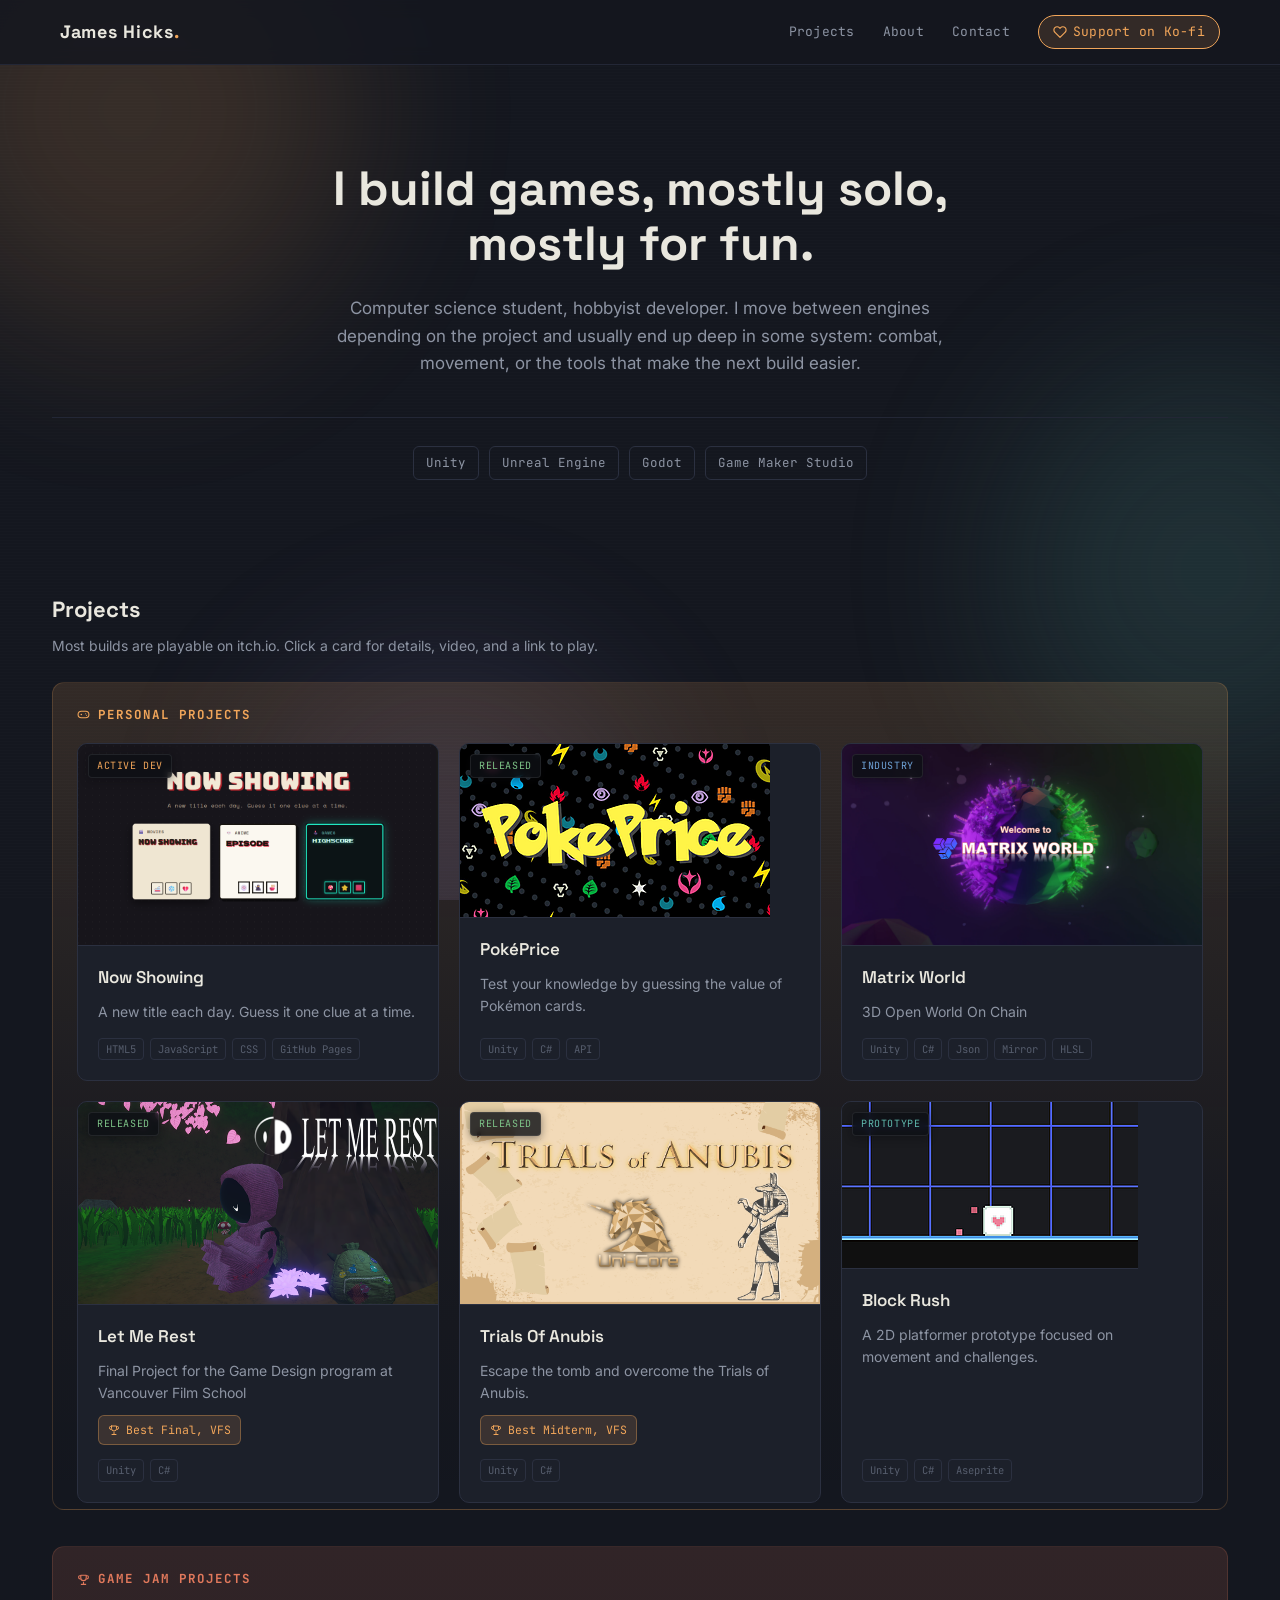
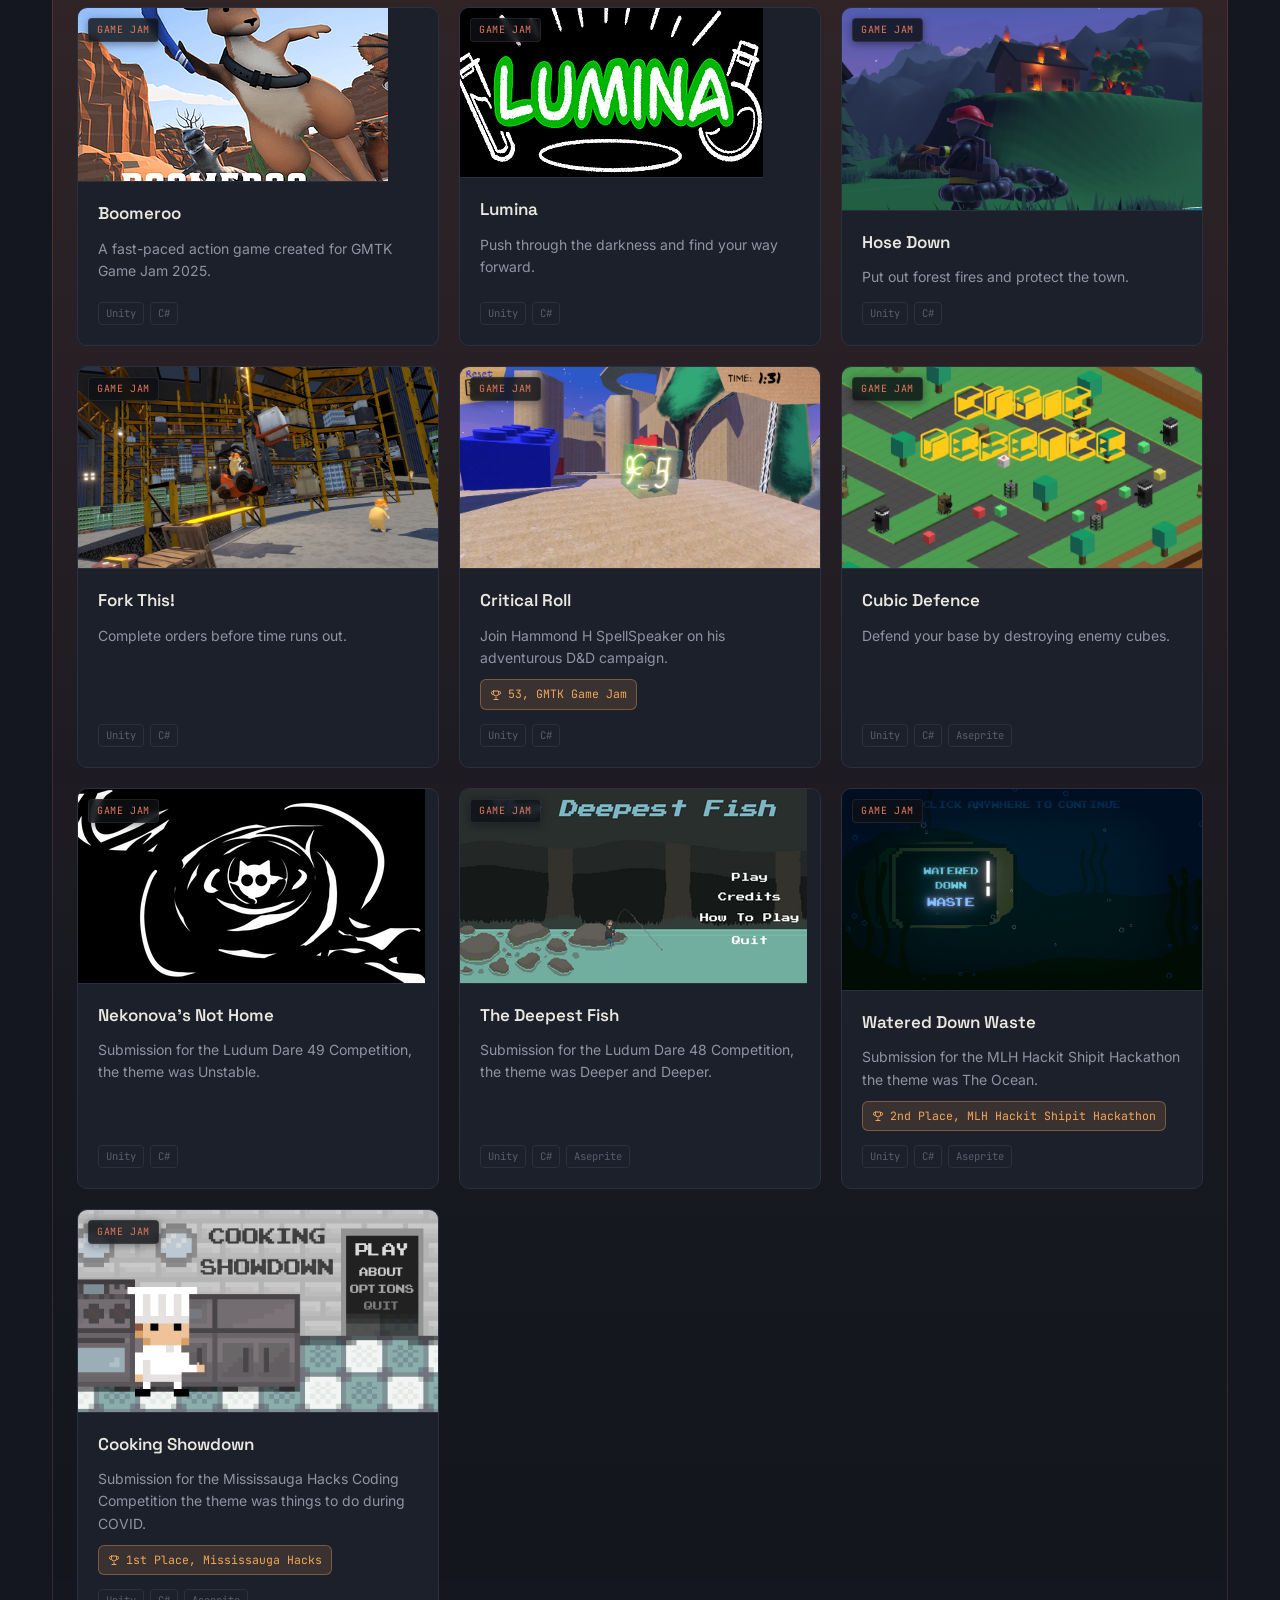
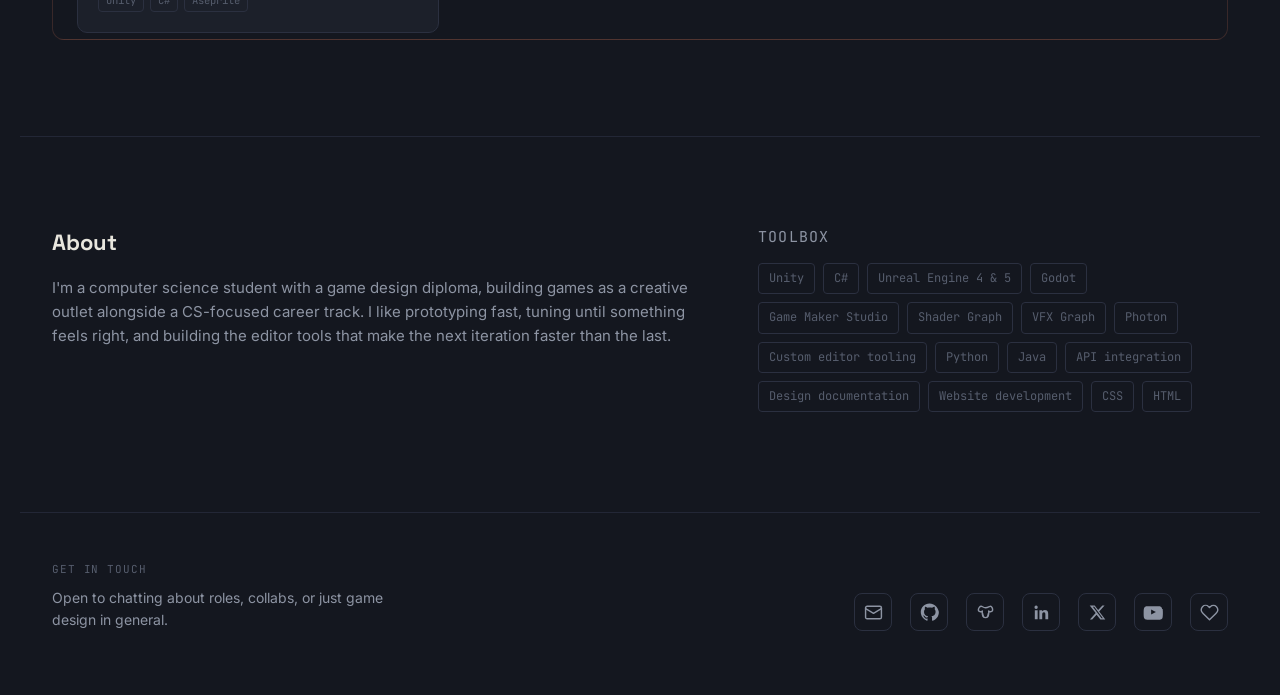
<file: index.html>
<!DOCTYPE html>
<html lang="en">
<head>
<meta charset="UTF-8">
<meta name="viewport" content="width=device-width, initial-scale=1.0">
<title>James Hicks: Game Dev</title>
<meta name="description" content="Game development portfolio for James Hicks. Prototypes, systems, and shipped builds.">
<link rel="icon" type="image/svg+xml" href="favicon.svg">
<link rel="preconnect" href="https://fonts.googleapis.com">
<link rel="preconnect" href="https://fonts.gstatic.com" crossorigin>
<link href="https://fonts.googleapis.com/css2?family=Space+Grotesk:wght@500;600;700&family=Inter:wght@400;500;600&family=JetBrains+Mono:wght@400;500&display=swap" rel="stylesheet">
<link rel="stylesheet" href="style.css">
</head>
<body>

<div class="bg-decor" aria-hidden="true">
  <span class="blob blob-amber"></span>
  <span class="blob blob-teal"></span>
  <span class="blob blob-violet"></span>
</div>
<div class="scanlines" aria-hidden="true"></div>

<header class="site-header">
  <div class="wrap header-inner">
    <a href="#top" class="wordmark">James Hicks<span class="wordmark-dot">.</span></a>
    <nav class="site-nav">
      <a href="#log">Projects</a>
      <a href="#about">About</a>
      <a href="#contact">Contact</a>
      <a href="https://ko-fi.com/jamesyamez" target="_blank" rel="noopener" class="kofi-pill">
        <svg viewBox="0 0 24 24" width="14" height="14" fill="none" stroke="currentColor" stroke-width="2" stroke-linecap="round" stroke-linejoin="round" aria-hidden="true"><path d="M20.84 4.61a5.5 5.5 0 0 0-7.78 0L12 5.67l-1.06-1.06a5.5 5.5 0 0 0-7.78 7.78l1.06 1.06L12 21.23l7.78-7.78 1.06-1.06a5.5 5.5 0 0 0 0-7.78z"></path></svg>
        Support on Ko-fi
      </a>
    </nav>
  </div>
</header>

<main>

  <section class="hero wrap" id="top">
    <h1 class="hero-title">I build games, mostly solo,<br>mostly for fun.</h1>
    <p class="hero-sub">Computer science student, hobbyist developer. I move between engines depending on the project and usually end up deep in some system: combat, movement, or the tools that make the next build easier.</p>
    <div class="hero-engines">
      <span class="engine-tag">Unity</span>
      <span class="engine-tag">Unreal Engine</span>
      <span class="engine-tag">Godot</span>
      <span class="engine-tag">Game Maker Studio</span>
    </div>
  </section>

  <section class="log-section wrap" id="log">
    <div class="log-heading">
      <h2>Projects</h2>
      <p class="log-heading-sub">Most builds are playable on itch.io. Click a card for details, video, and a link to play.</p>
    </div>

    <div class="project-bands">
      <div class="project-band band-personal">
        <h3 class="subsection-title subsection-title-personal">
          <svg viewBox="0 0 24 24" width="13" height="13" fill="none" stroke="currentColor" stroke-width="2" stroke-linecap="round" stroke-linejoin="round" aria-hidden="true"><rect x="2" y="6" width="20" height="12" rx="6"></rect><circle cx="8" cy="12" r="1.5" fill="currentColor" stroke="none"></circle><circle cx="16" cy="10.5" r="1" fill="currentColor" stroke="none"></circle><circle cx="17.5" cy="13.5" r="1" fill="currentColor" stroke="none"></circle></svg>
          Personal projects
        </h3>
        <div class="project-grid" id="project-grid-personal">
          <!-- rendered by script.js from projects.js -->
        </div>
      </div>

      <div class="project-band band-jam">
        <h3 class="subsection-title subsection-title-jam">
          <svg viewBox="0 0 24 24" width="13" height="13" fill="none" stroke="currentColor" stroke-width="2" stroke-linecap="round" stroke-linejoin="round" aria-hidden="true"><path d="M8 21h8M12 17v4M7 4h10v5a5 5 0 0 1-10 0V4z"></path><path d="M17 5h2a2 2 0 0 1 2 2v1a3 3 0 0 1-3 3M7 5H5a2 2 0 0 0-2 2v1a3 3 0 0 0 3 3"></path></svg>
          Game jam projects
        </h3>
        <div class="project-grid" id="project-grid-jam">
          <!-- rendered by script.js from projects.js -->
        </div>
      </div>
    </div>
  </section>

  <section class="about wrap" id="about">
    <div class="about-grid">
      <div>
        <h2>About</h2>
        <p>I'm a computer science student with a game design diploma, building games as a creative outlet alongside a CS-focused career track. I like prototyping fast, tuning until something feels right, and building the editor tools that make the next iteration faster than the last.</p>
      </div>
      <div class="about-stack">
        <p class="about-stack-label">Toolbox</p>
        <div class="stack-tags">
          <span class="tool-tag">Unity</span>
          <span class="tool-tag">C#</span>
          <span class="tool-tag">Unreal Engine 4 &amp; 5</span>
          <span class="tool-tag">Godot</span>
          <span class="tool-tag">Game Maker Studio</span>
          <span class="tool-tag">Shader Graph</span>
          <span class="tool-tag">VFX Graph</span>
          <span class="tool-tag">Photon</span>
          <span class="tool-tag">Custom editor tooling</span>
          <span class="tool-tag">Python</span>
          <span class="tool-tag">Java</span>
          <span class="tool-tag">API integration</span>
          <span class="tool-tag">Design documentation</span>
          <span class="tool-tag">Website development</span>
          <span class="tool-tag">CSS</span>
          <span class="tool-tag">HTML</span>
        </div>
      </div>
    </div>
  </section>

</main>

<footer class="site-footer wrap" id="contact">
  <div class="footer-inner">
    <div>
      <p class="footer-label">get in touch</p>
      <p class="footer-copy">Open to chatting about roles, collabs, or just game design in general.</p>
    </div>
    <div class="footer-links">
      <a href="mailto:james8hicks@gmail.com" aria-label="Email" title="Email">
        <svg viewBox="0 0 24 24" width="19" height="19" fill="none" stroke="currentColor" stroke-width="1.8" stroke-linecap="round" stroke-linejoin="round"><rect x="2" y="4" width="20" height="16" rx="2"></rect><path d="m2 7 10 6 10-6"></path></svg>
      </a>
      <a href="https://github.com/james-hicks" target="_blank" rel="noopener" aria-label="GitHub" title="GitHub">
        <svg viewBox="0 0 24 24" width="19" height="19" fill="currentColor"><path d="M12 .5C5.73.5.98 5.24.98 11.52c0 5.02 3.26 9.28 7.79 10.79.57.1.78-.25.78-.55 0-.27-.01-1.17-.02-2.12-3.17.69-3.84-1.34-3.84-1.34-.52-1.32-1.27-1.67-1.27-1.67-1.04-.71.08-.7.08-.7 1.15.08 1.75 1.18 1.75 1.18 1.02 1.75 2.68 1.24 3.33.95.1-.74.4-1.24.72-1.53-2.53-.29-5.19-1.27-5.19-5.63 0-1.24.44-2.26 1.17-3.06-.12-.29-.51-1.45.11-3.02 0 0 .96-.31 3.14 1.17.91-.25 1.89-.38 2.86-.38.97 0 1.95.13 2.86.38 2.18-1.48 3.14-1.17 3.14-1.17.62 1.57.23 2.73.11 3.02.73.8 1.17 1.82 1.17 3.06 0 4.37-2.66 5.34-5.2 5.62.41.36.77 1.06.77 2.14 0 1.55-.01 2.79-.01 3.17 0 .3.2.66.79.55 4.53-1.51 7.79-5.77 7.79-10.79C23.02 5.24 18.27.5 12 .5z"></path></svg>
      </a>
      <a href="https://leyamez.itch.io/" target="_blank" rel="noopener" aria-label="itch.io" title="itch.io">
        <svg viewBox="0 0 24 24" width="19" height="19" fill="none" stroke="currentColor" stroke-width="1.8" stroke-linecap="round" stroke-linejoin="round"><path d="M3 8.5c0-2 2-4.5 3.5-4.5S9 6 12 6s5.5-2 6.5-2S21 6.5 21 8.5c0 1.5-1 2.5-2.5 2.5S16 10 16 10s.5 5-1 7c-.7.9-1.5 1.5-3 1.5s-2.3-.6-3-1.5c-1.5-2-1-7-1-7s-1 1-2.5 1S3 10 3 8.5z"></path><path d="M8.5 13.5c0 1.5.5 3 1 3.5M15.5 13.5c0 1.5-.5 3-1 3.5"></path></svg>
      </a>
      <a href="https://www.linkedin.com/in/james--hicks/" target="_blank" rel="noopener" aria-label="LinkedIn" title="LinkedIn">
        <svg viewBox="0 0 24 24" width="19" height="19" fill="currentColor"><path d="M20.45 20.45h-3.56v-5.57c0-1.33-.02-3.04-1.85-3.04-1.85 0-2.14 1.45-2.14 2.94v5.67H9.34V9h3.42v1.56h.05c.48-.9 1.64-1.85 3.38-1.85 3.6 0 4.27 2.37 4.27 5.46v6.28zM5.34 7.43a2.07 2.07 0 1 1 0-4.13 2.07 2.07 0 0 1 0 4.13zM7.11 20.45H3.56V9h3.55v11.45z"></path></svg>
      </a>
      <a href="https://x.com/home" target="_blank" rel="noopener" aria-label="Twitter / X" title="Twitter / X">
        <svg viewBox="0 0 24 24" width="17" height="17" fill="currentColor"><path d="M18.9 2H22l-7.6 8.7L23 22h-6.9l-5.4-6.9L4.5 22H1.3l8.1-9.3L1 2h7l4.9 6.3L18.9 2zm-1.2 18h1.9L7.4 4H5.4l12.3 16z"></path></svg>
      </a>
      <a href="https://www.youtube.com/@leyamez" target="_blank" rel="noopener" aria-label="YouTube" title="YouTube">
        <svg viewBox="0 0 24 24" width="20" height="20" fill="currentColor"><path d="M23 8.5s-.23-1.6-.94-2.31c-.9-.93-1.9-.94-2.36-.99C16.4 5 12 5 12 5h-.01s-4.39 0-7.7.2c-.46.05-1.46.06-2.36.99C1.23 6.9 1 8.5 1 8.5S.76 10.4.76 12.3v1.78c0 1.9.24 3.8.24 3.8s.23 1.6.94 2.31c.9.93 2.08.9 2.6 1 1.9.18 8.06.24 8.06.24s4.4-.01 7.71-.21c.46-.05 1.46-.06 2.36-.99.71-.71.94-2.31.94-2.31s.24-1.9.24-3.8v-1.78c0-1.9-.24-3.8-.24-3.8zM9.75 15.02V9.13l5.75 2.96-5.75 2.93z"></path></svg>
      </a>
      <a href="https://ko-fi.com/jamesyamez" target="_blank" rel="noopener" aria-label="Ko-fi" title="Ko-fi">
        <svg viewBox="0 0 24 24" width="19" height="19" fill="none" stroke="currentColor" stroke-width="1.8" stroke-linecap="round" stroke-linejoin="round"><path d="M20.84 4.61a5.5 5.5 0 0 0-7.78 0L12 5.67l-1.06-1.06a5.5 5.5 0 0 0-7.78 7.78l1.06 1.06L12 21.23l7.78-7.78 1.06-1.06a5.5 5.5 0 0 0 0-7.78z"></path></svg>
      </a>
    </div>
  </div>
</footer>

<div class="modal-backdrop" id="modal-backdrop">
  <div class="modal" id="modal" role="dialog" aria-modal="true" aria-labelledby="modal-title">
    <button class="modal-close" id="modal-close" aria-label="Close project details">&times;</button>
    <div id="modal-content"></div>
  </div>
</div>

<script src="projects.js"></script>
<script src="script.js"></script>
</body>
</html>
</file>
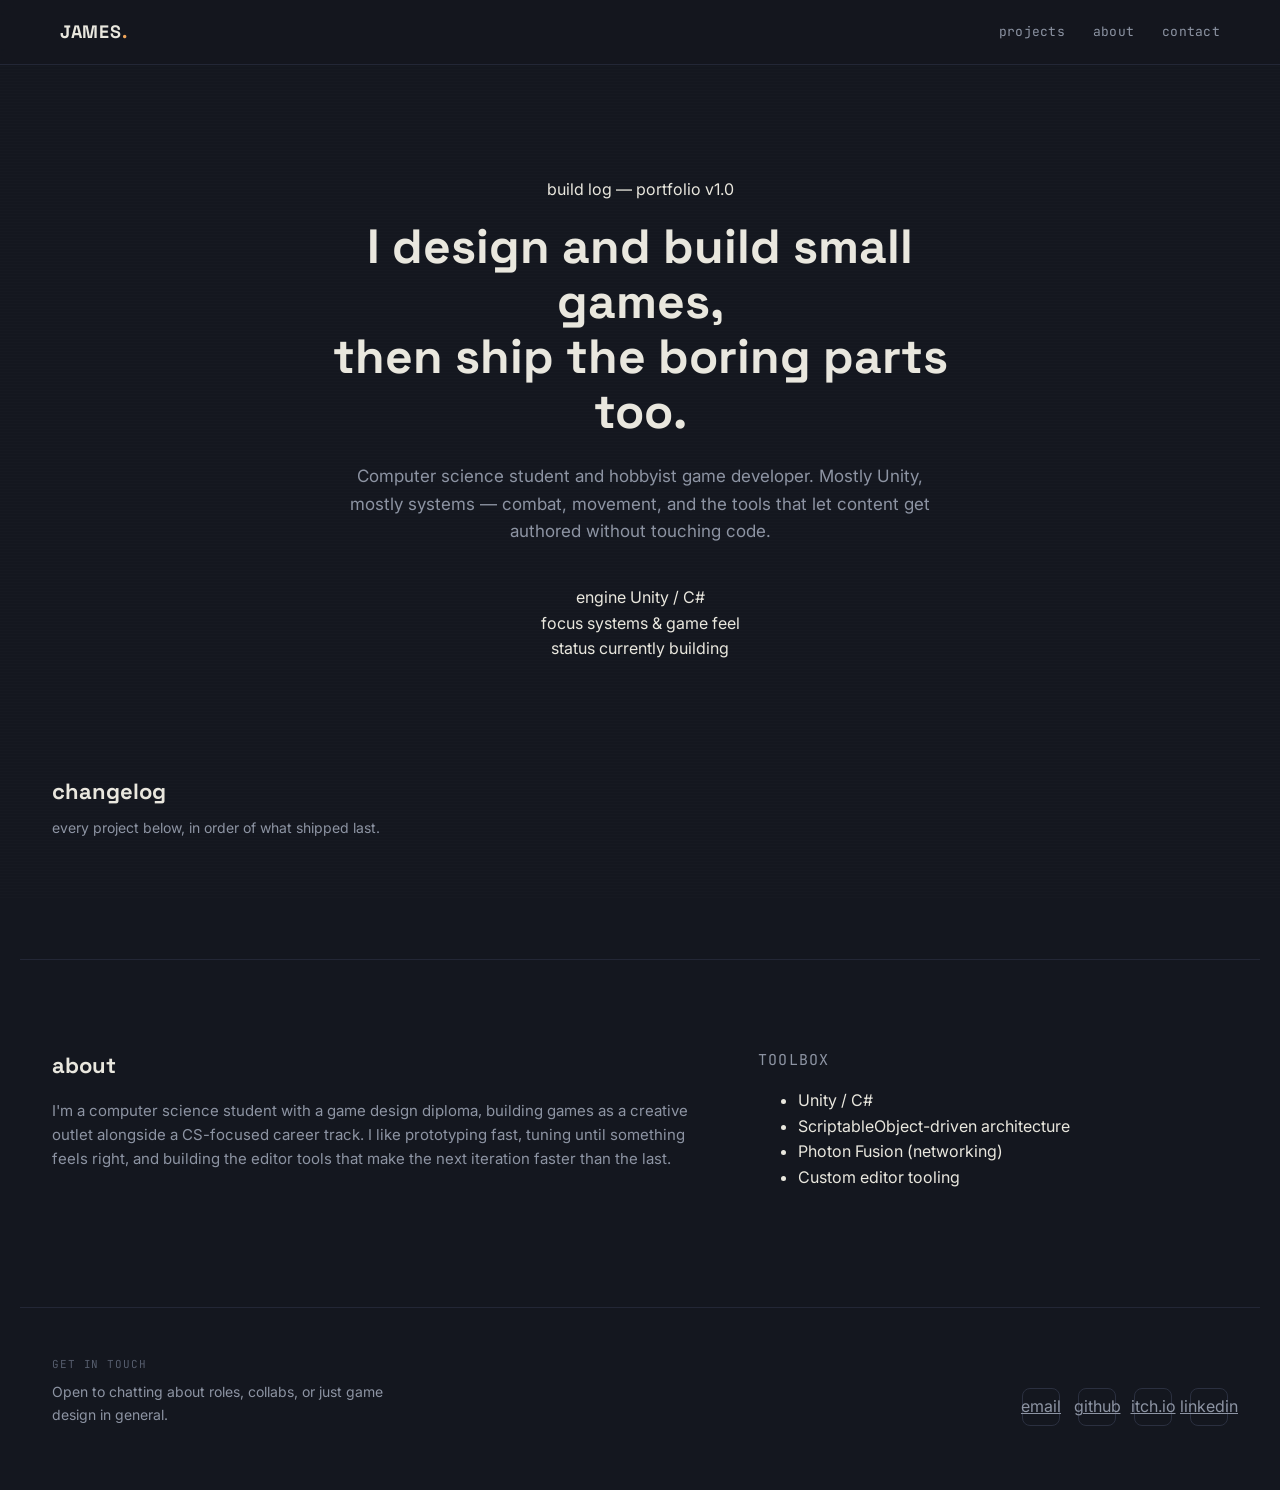
<file: index_1.html>
<!DOCTYPE html>
<html lang="en">
<head>
<meta charset="UTF-8">
<meta name="viewport" content="width=device-width, initial-scale=1.0">
<title>James — Game Design & Development</title>
<meta name="description" content="Game design and development portfolio — prototypes, systems, and builds.">
<link rel="preconnect" href="https://fonts.googleapis.com">
<link rel="preconnect" href="https://fonts.gstatic.com" crossorigin>
<link href="https://fonts.googleapis.com/css2?family=Space+Grotesk:wght@500;600;700&family=Inter:wght@400;500;600&family=JetBrains+Mono:wght@400;500&display=swap" rel="stylesheet">
<link rel="stylesheet" href="style.css">
</head>
<body>

<div class="scanlines" aria-hidden="true"></div>

<header class="site-header">
  <div class="wrap header-inner">
    <a href="#top" class="wordmark">JAMES<span class="wordmark-dot">.</span></a>
    <nav class="site-nav">
      <a href="#log">projects</a>
      <a href="#about">about</a>
      <a href="#contact">contact</a>
    </nav>
  </div>
</header>

<main>

  <section class="hero wrap" id="top">
    <p class="hero-eyebrow">build log &mdash; portfolio v1.0</p>
    <h1 class="hero-title">I design and build small games,<br>then ship the boring parts too.</h1>
    <p class="hero-sub">Computer science student and hobbyist game developer. Mostly Unity, mostly systems &mdash; combat, movement, and the tools that let content get authored without touching code.</p>
    <div class="hero-meta">
      <div class="meta-item">
        <span class="meta-label">engine</span>
        <span class="meta-value">Unity / C#</span>
      </div>
      <div class="meta-item">
        <span class="meta-label">focus</span>
        <span class="meta-value">systems &amp; game feel</span>
      </div>
      <div class="meta-item">
        <span class="meta-label">status</span>
        <span class="meta-value"><span class="dot dot-active"></span>currently building</span>
      </div>
    </div>
  </section>

  <section class="log-section wrap" id="log">
    <div class="log-heading">
      <h2>changelog</h2>
      <p class="log-heading-sub">every project below, in order of what shipped last.</p>
    </div>
    <div class="project-grid" id="project-grid">
      <!-- rendered by script.js from projects.js -->
    </div>
  </section>

  <section class="about wrap" id="about">
    <div class="about-grid">
      <div>
        <h2>about</h2>
        <p>I'm a computer science student with a game design diploma, building games as a creative outlet alongside a CS-focused career track. I like prototyping fast, tuning until something feels right, and building the editor tools that make the next iteration faster than the last.</p>
      </div>
      <div class="about-stack">
        <p class="about-stack-label">toolbox</p>
        <ul class="stack-list">
          <li>Unity / C#</li>
          <li>ScriptableObject-driven architecture</li>
          <li>Photon Fusion (networking)</li>
          <li>Custom editor tooling</li>
        </ul>
      </div>
    </div>
  </section>

</main>

<footer class="site-footer wrap" id="contact">
  <div class="footer-inner">
    <div>
      <p class="footer-label">get in touch</p>
      <p class="footer-copy">Open to chatting about roles, collabs, or just game design in general.</p>
    </div>
    <div class="footer-links">
      <a href="mailto:you@example.com">email</a>
      <a href="https://github.com/yourusername" target="_blank" rel="noopener">github</a>
      <a href="https://itch.io/profile/yourusername" target="_blank" rel="noopener">itch.io</a>
      <a href="https://linkedin.com/in/yourusername" target="_blank" rel="noopener">linkedin</a>
    </div>
  </div>
</footer>

<div class="modal-backdrop" id="modal-backdrop">
  <div class="modal" id="modal" role="dialog" aria-modal="true" aria-labelledby="modal-title">
    <button class="modal-close" id="modal-close" aria-label="Close project details">&times;</button>
    <div id="modal-content"></div>
  </div>
</div>

<script src="projects.js"></script>
<script src="script.js"></script>
</body>
</html>
</file>
<file: style.css>
:root {
  --bg: #14171f;
  --bg-panel: #1c202a;
  --bg-panel-hover: #232838;
  --border: #2b3040;
  --border-soft: #232736;
  --text: #e9e7de;
  --text-dim: #8d94a3;
  --text-faint: #565d6d;
  --accent: #f2a65a;
  --accent-soft: rgba(242, 166, 90, 0.14);
  --teal: #5fb8ad;
  --teal-soft: rgba(95, 184, 173, 0.14);
  --violet: #9b8cd9;
  --violet-soft: rgba(155, 140, 217, 0.14);
  --green: #7ec488;
  --green-soft: rgba(126, 196, 136, 0.14);
  --coral: #e2795c;
  --coral-soft: rgba(226, 121, 92, 0.14);
  --blue: #6fa3d8;
  --blue-soft: rgba(111, 163, 216, 0.14);

  --font-display: 'Space Grotesk', sans-serif;
  --font-body: 'Inter', sans-serif;
  --font-mono: 'JetBrains Mono', monospace;
}

* { box-sizing: border-box; }

html { scroll-behavior: smooth; }

body {
  margin: 0;
  background: var(--bg);
  color: var(--text);
  font-family: var(--font-body);
  line-height: 1.6;
  -webkit-font-smoothing: antialiased;
}

a { color: inherit; }

.wrap {
  max-width: 1240px;
  margin: 0 auto;
  padding: 0 40px;
}

/* subtle scanline texture, fixed, very low opacity */
.scanlines {
  position: fixed;
  inset: 0;
  pointer-events: none;
  z-index: 1;
  background-image: repeating-linear-gradient(
    to bottom,
    rgba(255, 255, 255, 0.012),
    rgba(255, 255, 255, 0.012) 1px,
    transparent 1px,
    transparent 3px
  );
}

.bg-decor {
  position: fixed;
  inset: 0;
  z-index: 0;
  overflow: hidden;
  pointer-events: none;
}

.blob {
  position: absolute;
  border-radius: 50%;
  filter: blur(90px);
  opacity: 0.16;
  transition: transform 0.7s ease-out;
  will-change: transform;
}

.blob-amber {
  width: 460px;
  height: 460px;
  top: -120px;
  left: -100px;
  background: var(--accent);
}

.blob-teal {
  width: 420px;
  height: 420px;
  top: 40vh;
  right: -140px;
  background: var(--teal);
}

.blob-violet {
  width: 380px;
  height: 380px;
  bottom: -140px;
  left: 20vw;
  background: var(--violet);
}

@media (prefers-reduced-motion: reduce) {
  .blob { transition: none !important; }
}

/* ---------- header ---------- */

.site-header {
  position: sticky;
  top: 0;
  z-index: 20;
  background: rgba(20, 23, 31, 0.85);
  backdrop-filter: blur(8px);
  border-bottom: 1px solid var(--border-soft);
}

.header-inner {
  display: flex;
  align-items: center;
  justify-content: space-between;
  height: 64px;
}

.wordmark {
  font-family: var(--font-display);
  font-weight: 700;
  font-size: 18px;
  letter-spacing: 0.04em;
  text-decoration: none;
  color: var(--text);
}

.wordmark-dot { color: var(--accent); }

.site-nav {
  display: flex;
  align-items: center;
  gap: 28px;
}

.site-nav a {
  font-family: var(--font-mono);
  font-size: 13px;
  text-decoration: none;
  color: var(--text-dim);
  letter-spacing: 0.02em;
  transition: color 0.15s ease;
}

.site-nav a:hover { color: var(--accent); }

.kofi-pill {
  display: inline-flex !important;
  align-items: center;
  gap: 6px;
  color: var(--accent) !important;
  background: var(--accent-soft);
  border: 1px solid var(--accent);
  border-radius: 999px;
  padding: 6px 14px;
  transition: background 0.15s ease;
}

.kofi-pill:hover { background: rgba(242, 166, 90, 0.26); }

/* ---------- hero ---------- */

.hero {
  padding: 96px 32px 72px;
  position: relative;
  z-index: 2;
  text-align: center;
}

.hero-title {
  font-family: var(--font-display);
  font-weight: 700;
  font-size: clamp(32px, 5vw, 48px);
  line-height: 1.15;
  margin: 0 auto 24px;
  max-width: 20ch;
}

.hero-sub {
  font-size: 17px;
  color: var(--text-dim);
  max-width: 56ch;
  margin: 0 auto 40px;
}

.hero-engines {
  display: flex;
  justify-content: center;
  flex-wrap: wrap;
  gap: 10px;
  padding-top: 28px;
  border-top: 1px solid var(--border-soft);
}

.engine-tag {
  font-family: var(--font-mono);
  font-size: 12.5px;
  color: var(--text-dim);
  border: 1px solid var(--border);
  padding: 6px 12px;
  border-radius: 6px;
}

/* ---------- log section ---------- */

.log-section {
  padding: 40px 32px 96px;
  position: relative;
  z-index: 2;
}

.log-heading {
  margin-bottom: 24px;
}

.log-heading h2 {
  font-family: var(--font-display);
  font-size: 22px;
  margin: 0 0 8px;
}

.log-heading-sub {
  color: var(--text-dim);
  font-size: 14px;
  margin: 0;
}

.subsection-title {
  font-family: var(--font-mono);
  font-size: 12.5px;
  text-transform: uppercase;
  letter-spacing: 0.08em;
  margin: 0 0 18px;
  display: flex;
  align-items: center;
  gap: 8px;
}

.subsection-title-personal { color: var(--accent); }
.subsection-title-jam { color: var(--coral); }

.project-bands {
  display: flex;
  flex-direction: column;
  gap: 36px;
}

.project-band {
  border-radius: 12px;
  border: 1px solid transparent;
  padding: 22px 24px 6px;
}

.project-band.band-personal {
  background: linear-gradient(180deg, var(--accent-soft), rgba(242, 166, 90, 0.02) 65%, transparent);
  border-color: rgba(242, 166, 90, 0.18);
}

.project-band.band-jam {
  background: linear-gradient(180deg, var(--coral-soft), rgba(226, 121, 92, 0.02) 65%, transparent);
  border-color: rgba(226, 121, 92, 0.18);
}

.project-grid {
  display: grid;
  grid-template-columns: repeat(2, 1fr);
  gap: 20px;
}

@media (min-width: 1080px) {
  .project-grid { grid-template-columns: repeat(3, 1fr); }
}

@media (max-width: 720px) {
  .project-grid { grid-template-columns: 1fr; }
}

.project-card {
  background: var(--bg-panel);
  border: 1px solid var(--border);
  border-radius: 10px;
  padding: 0;
  cursor: pointer;
  overflow: hidden;
  transition: border-color 0.15s ease, transform 0.15s ease, background 0.15s ease;
  text-align: left;
  display: flex;
  flex-direction: column;
  color: var(--text);
  font: inherit;
}

.project-card:hover,
.project-card:focus-visible {
  background: var(--bg-panel-hover);
  border-color: var(--accent);
  transform: translateY(-2px);
}

.project-card:focus-visible { outline: 2px solid var(--accent); outline-offset: 2px; }

.card-thumb {
  aspect-ratio: 16 / 9;
  background: linear-gradient(135deg, #1e2330, #171a22);
  border-bottom: 1px solid var(--border);
  display: flex;
  align-items: center;
  justify-content: center;
  color: var(--text-faint);
  font-family: var(--font-mono);
  font-size: 12px;
  position: relative;
  overflow: hidden;
}

.card-thumb img {
  width: 100%;
  height: 100%;
  object-fit: cover;
}

.status-badge-thumb {
  position: absolute;
  top: 10px;
  left: 10px;
  background: rgba(14, 16, 21, 0.82) !important;
  backdrop-filter: blur(3px);
  -webkit-backdrop-filter: blur(3px);
  box-shadow: 0 2px 8px rgba(10, 12, 16, 0.45);
  border: 1px solid rgba(255, 255, 255, 0.08);
}

.card-body {
  padding: 18px 20px 20px;
  display: flex;
  flex-direction: column;
  gap: 10px;
  flex: 1;
}

.card-top-row {
  display: flex;
  align-items: center;
  justify-content: space-between;
  gap: 12px;
}

.card-title {
  font-family: var(--font-display);
  font-weight: 600;
  font-size: 17px;
  margin: 0;
  color: var(--text);
}

.status-badge {
  font-family: var(--font-mono);
  font-size: 10px;
  text-transform: uppercase;
  letter-spacing: 0.06em;
  padding: 3px 8px;
  border-radius: 4px;
  white-space: nowrap;
}

.status-active { color: var(--accent); background: var(--accent-soft); }
.status-prototype { color: var(--teal); background: var(--teal-soft); }
.status-concept { color: var(--violet); background: var(--violet-soft); }
.status-released { color: var(--green); background: var(--green-soft); }
.status-game-jam { color: var(--coral); background: var(--coral-soft); }
.status-industry { color: var(--blue); background: var(--blue-soft); }

.card-tagline {
  font-size: 14px;
  color: var(--text-dim);
  margin: 0;
  flex: 1;
}

.card-tools {
  display: flex;
  flex-wrap: wrap;
  gap: 6px;
  margin-top: 4px;
}

.placement-badge {
  display: flex;
  align-items: center;
  gap: 6px;
  font-family: var(--font-mono);
  font-size: 11.5px;
  color: var(--accent);
  background: var(--accent-soft);
  border: 1px solid rgba(242, 166, 90, 0.35);
  border-radius: 6px;
  padding: 5px 9px;
  width: fit-content;
}

.tool-tag {
  font-family: var(--font-mono);
  font-size: 10.5px;
  color: var(--text-faint);
  border: 1px solid var(--border);
  padding: 2px 7px;
  border-radius: 4px;
}

/* ---------- about ---------- */

.about {
  padding: 40px 32px 100px;
  border-top: 1px solid var(--border-soft);
  position: relative;
  z-index: 2;
}

.about-grid {
  display: grid;
  grid-template-columns: 1.4fr 1fr;
  gap: 48px;
  padding-top: 48px;
}

@media (max-width: 720px) {
  .about-grid { grid-template-columns: 1fr; gap: 32px; }
}

.about h2 {
  font-family: var(--font-display);
  font-size: 22px;
  margin: 0 0 16px;
}

.about p {
  color: var(--text-dim);
  font-size: 15px;
}

.about-stack-label {
  font-family: var(--font-mono);
  font-size: 11px;
  text-transform: uppercase;
  letter-spacing: 0.08em;
  color: var(--text-faint);
  margin: 0 0 14px;
}

.stack-tags {
  display: flex;
  flex-wrap: wrap;
  gap: 8px;
}

.stack-tags .tool-tag {
  font-size: 12px;
  padding: 5px 10px;
}

/* ---------- footer ---------- */

.site-footer {
  padding: 48px 32px 64px;
  border-top: 1px solid var(--border-soft);
}

.footer-inner {
  display: flex;
  justify-content: space-between;
  align-items: flex-end;
  flex-wrap: wrap;
  gap: 24px;
}

.footer-label {
  font-family: var(--font-mono);
  font-size: 11px;
  text-transform: uppercase;
  letter-spacing: 0.08em;
  color: var(--text-faint);
  margin: 0 0 8px;
}

.footer-copy {
  color: var(--text-dim);
  font-size: 14px;
  margin: 0;
  max-width: 40ch;
}

.footer-links {
  display: flex;
  gap: 18px;
  align-items: center;
}

.footer-links a {
  display: flex;
  align-items: center;
  justify-content: center;
  width: 38px;
  height: 38px;
  border-radius: 8px;
  border: 1px solid var(--border);
  color: var(--text-dim);
  transition: color 0.15s ease, border-color 0.15s ease, background 0.15s ease;
}

.footer-links a:hover {
  color: var(--accent);
  border-color: var(--accent);
  background: var(--accent-soft);
}

/* ---------- modal ---------- */

.modal-backdrop {
  position: fixed;
  inset: 0;
  background: rgba(10, 12, 16, 0.72);
  display: none;
  align-items: flex-start;
  justify-content: center;
  padding: 48px 20px;
  overflow-y: auto;
  z-index: 100;
}

.modal-backdrop.open { display: flex; }

.modal {
  background: var(--bg-panel);
  border: 1px solid var(--border);
  border-radius: 12px;
  max-width: 760px;
  width: 100%;
  padding: 32px;
  position: relative;
}

.modal-close {
  position: absolute;
  top: 16px;
  right: 16px;
  background: none;
  border: 1px solid var(--border);
  color: var(--text-dim);
  width: 32px;
  height: 32px;
  border-radius: 6px;
  font-size: 18px;
  cursor: pointer;
  line-height: 1;
}

.modal-close:hover { color: var(--accent); border-color: var(--accent); }

.modal-header-row {
  display: flex;
  align-items: center;
  gap: 12px;
  margin-bottom: 6px;
  flex-wrap: wrap;
}

.modal-title {
  font-family: var(--font-display);
  font-size: 24px;
  margin: 0;
}

.modal-tagline {
  color: var(--text-dim);
  font-size: 15px;
  margin: 4px 0 24px;
}

.play-link {
  display: inline-flex;
  align-items: center;
  gap: 6px;
  font-family: var(--font-mono);
  font-size: 13px;
  color: var(--accent);
  text-decoration: none;
  border: 1px solid var(--accent);
  background: var(--accent-soft);
  padding: 8px 14px;
  border-radius: 6px;
  margin: 4px 0 20px;
}

.play-link:hover { background: rgba(242, 166, 90, 0.24); }

.modal-play-embed {
  width: 100%;
  aspect-ratio: 16 / 10;
  background: #0e1015;
  border-radius: 8px;
  overflow: hidden;
  margin: 4px 0 24px;
  border: 1px solid var(--border);
}

.modal-play-embed iframe {
  width: 100%;
  height: 100%;
  border: 0;
}

.modal-video {
  position: relative;
  width: 100%;
  aspect-ratio: 16 / 9;
  background: #0e1015;
  border-radius: 8px;
  overflow: hidden;
  margin-bottom: 24px;
  border: 1px solid var(--border);
}

.modal-video iframe {
  width: 100%;
  height: 100%;
  border: 0;
}

.modal-video-placeholder {
  width: 100%;
  height: 100%;
  display: flex;
  align-items: center;
  justify-content: center;
  color: var(--text-faint);
  font-family: var(--font-mono);
  font-size: 13px;
}

.modal-section-label {
  font-family: var(--font-mono);
  font-size: 11px;
  text-transform: uppercase;
  letter-spacing: 0.08em;
  color: var(--text-faint);
  margin: 24px 0 10px;
}

.modal-summary {
  font-size: 14.5px;
  color: var(--text);
  line-height: 1.7;
}

.modal-meta-row {
  display: flex;
  gap: 32px;
  flex-wrap: wrap;
  margin-top: 20px;
}

.modal-gallery {
  display: grid;
  grid-template-columns: repeat(auto-fill, minmax(140px, 1fr));
  gap: 10px;
  margin-top: 10px;
}

.modal-gallery img {
  width: 100%;
  aspect-ratio: 4 / 3;
  object-fit: cover;
  border-radius: 6px;
  border: 1px solid var(--border);
}

.modal-gallery-placeholder {
  font-family: var(--font-mono);
  font-size: 12.5px;
  color: var(--text-faint);
}

@media (prefers-reduced-motion: reduce) {
  * { transition: none !important; scroll-behavior: auto !important; }
}
</file>
